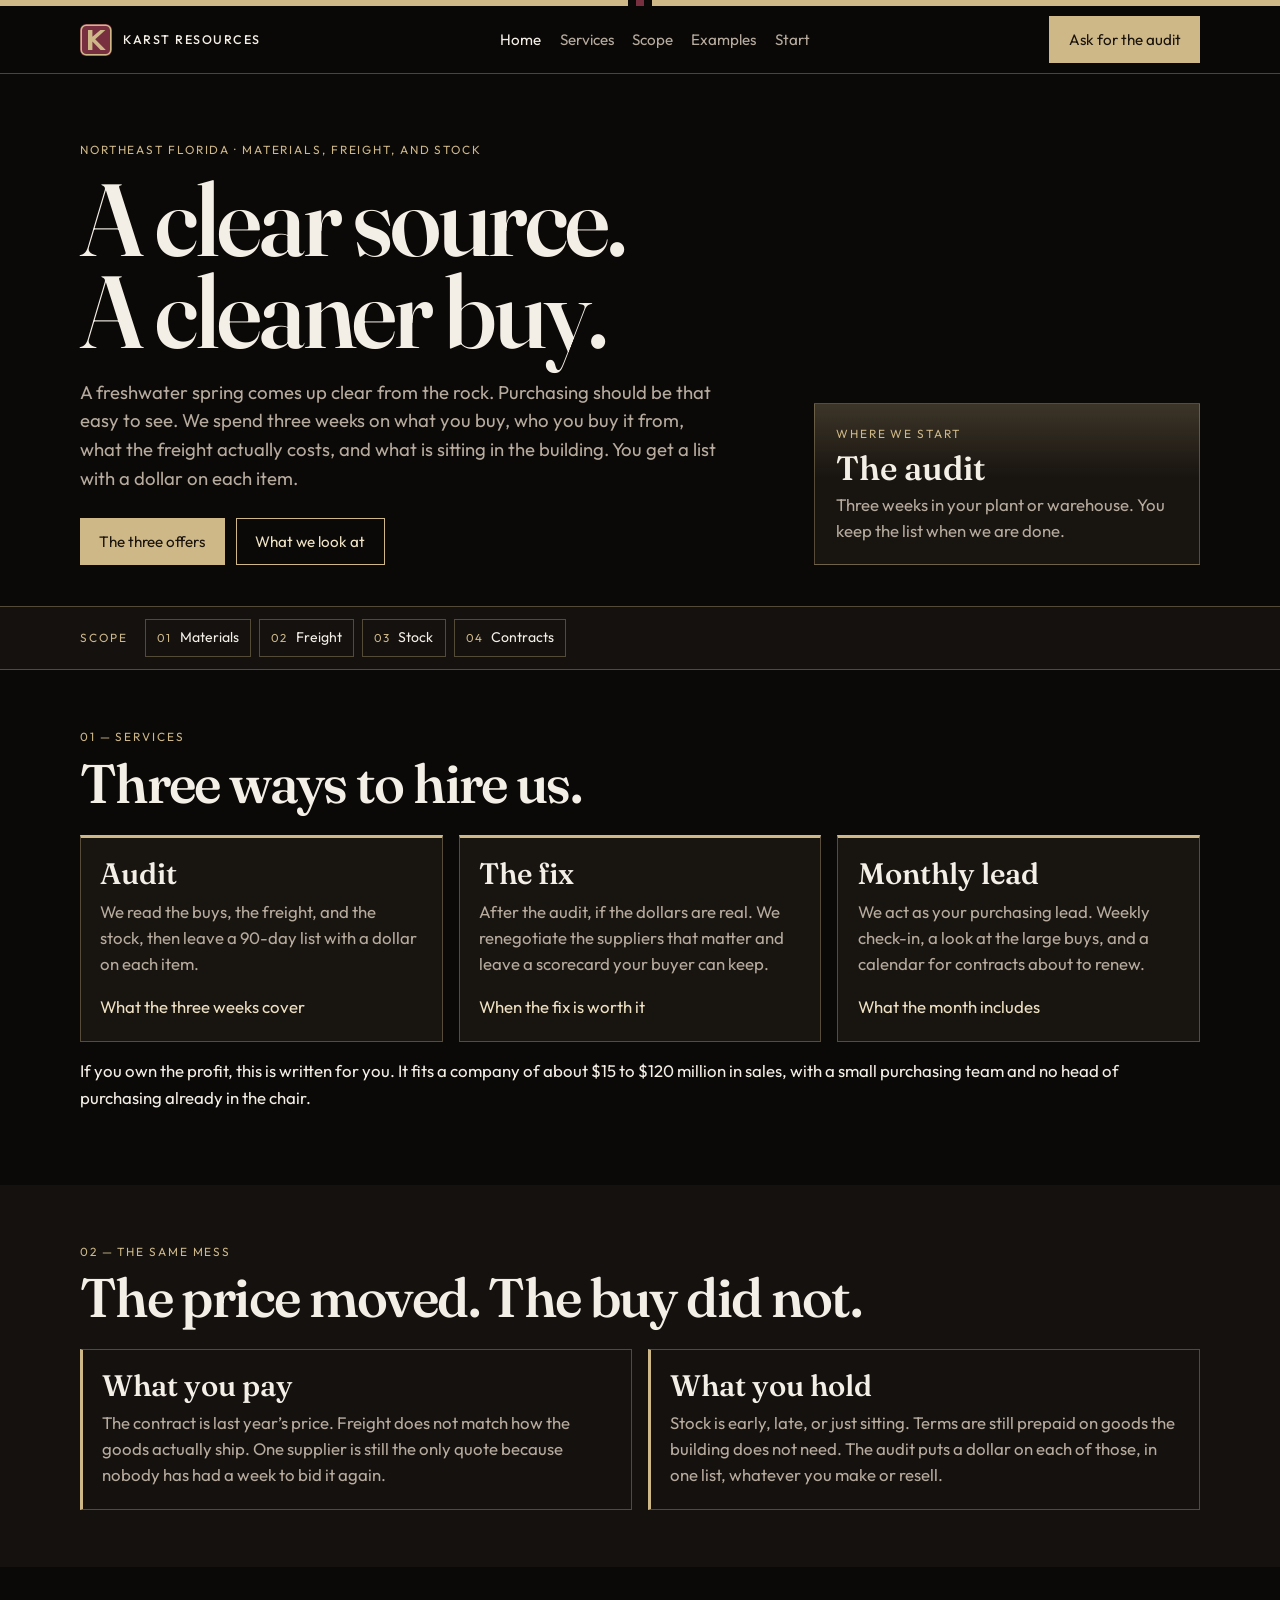
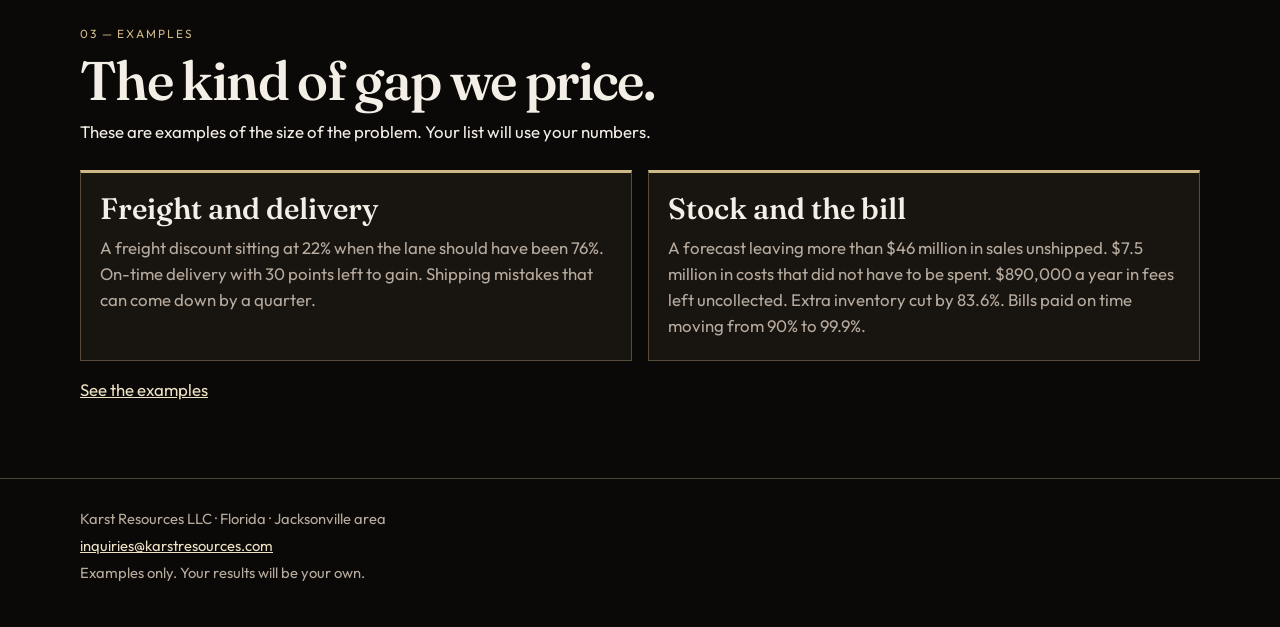
<file: hostgator-upload/index.html>
<!DOCTYPE html>
<html lang="en">
<head>
  <meta charset="utf-8">
  <meta name="viewport" content="width=device-width, initial-scale=1">
  <title>Karst Resources LLC — Purchasing for materials, freight, and stock</title>
  <meta name="description" content="Karst Resources brings purchasing into the open: what you buy, the freight, and the stock. A clear source. A cleaner buy.">
  <meta name="theme-color" content="#0B0908">
  <link rel="icon" href="favicon.svg" type="image/svg+xml">
  <link rel="preconnect" href="https://fonts.googleapis.com">
  <link rel="preconnect" href="https://fonts.gstatic.com" crossorigin>
  <link href="https://fonts.googleapis.com/css2?family=Fraunces:opsz,wght@9..144,560;9..144,620&family=Outfit:wght@400;500&display=swap" rel="stylesheet">
  <link rel="stylesheet" href="css/site.css">
</head>
<body>
  <a class="skip" href="#services">Skip to the work</a>
  <header class="header">
    <div class="stripe" aria-hidden="true"><span class="grow"></span><span class="gold"></span><span class="gap"></span><span class="pop"></span><span class="gap"></span><span class="gold"></span><span class="grow"></span></div>
    <div class="header-bar">
      <a class="brand" href="index.html"><svg viewBox="0 0 32 32" width="32" height="32" aria-hidden="true"><rect width="32" height="32" rx="6" fill="#782F40"/><rect x="1.25" y="1.25" width="29.5" height="29.5" rx="5" fill="none" stroke="#CEB888" stroke-width="1.5"/><path d="M8 6h4.4v6.7L20.4 6h5L15.2 15.2 25.8 26h-5.2L12.4 17.6V26H8z" fill="#CEB888"/></svg> Karst Resources</a>
      <nav class="desk" aria-label="Primary">
        <a href="index.html" class="active">Home</a>
        <a href="services.html">Services</a>
        <a href="sectors.html">Scope</a>
        <a href="record.html">Examples</a>
        <a href="start.html">Start</a>
      </nav>
      <div class="header-actions">
        <a class="btn btn-gold hide-sm" href="start.html">Ask for the audit</a>
        <button class="icon-btn" type="button" data-menu aria-label="Open menu" aria-expanded="false">☰</button>
      </div>
    </div>
    <nav class="mobile-nav" aria-label="Mobile">
      <a href="index.html">Home</a>
      <a href="services.html">Services</a>
      <a href="sectors.html">Scope</a>
      <a href="record.html">Examples</a>
      <a href="start.html">Start</a>
      <a class="btn btn-gold" href="start.html">Ask for the audit</a>
    </nav>
  </header>

  <main>
    <section class="hero wrap">
      <div>
        <p class="kicker">Northeast Florida · Materials, freight, and stock</p>
        <h1 class="display">A clear source.<br>A cleaner buy.</h1>
        <p class="lede">A freshwater spring comes up clear from the rock. Purchasing should be that easy to see. We spend three weeks on what you buy, who you buy it from, what the freight actually costs, and what is sitting in the building. You get a list with a dollar on each item.</p>
        <div class="cta-row">
          <a class="btn btn-gold" href="services.html">The three offers</a>
          <a class="btn btn-outline" href="sectors.html">What we look at</a>
        </div>
      </div>
      <aside class="ticket">
        <p class="kicker">Where we start</p>
        <p><strong>The audit</strong></p>
        <p><span>Three weeks in your plant or warehouse. You keep the list when we are done.</span></p>
      </aside>
    </section>

    <div class="ticker">
      <div class="ticker-row">
        <p class="kicker">Scope</p>
        <a href="sectors.html#materials"><span>01</span> Materials</a>
        <a href="sectors.html#freight"><span>02</span> Freight</a>
        <a href="sectors.html#stock"><span>03</span> Stock</a>
        <a href="sectors.html#contracts"><span>04</span> Contracts</a>
      </div>
    </div>

    <section class="section" id="services">
      <div class="wrap">
        <p class="kicker">01 — Services</p>
        <h2 class="display">Three ways to hire us.</h2>
        <div class="grid-3">
          <article class="card">
            <h3>Audit</h3>
            <p>We read the buys, the freight, and the stock, then leave a 90-day list with a dollar on each item.</p>
            <a class="more" href="services.html#audit">What the three weeks cover</a>
          </article>
          <article class="card">
            <h3>The fix</h3>
            <p>After the audit, if the dollars are real. We renegotiate the suppliers that matter and leave a scorecard your buyer can keep.</p>
            <a class="more" href="services.html#fix">When the fix is worth it</a>
          </article>
          <article class="card">
            <h3>Monthly lead</h3>
            <p>We act as your purchasing lead. Weekly check-in, a look at the large buys, and a calendar for contracts about to renew.</p>
            <a class="more" href="services.html#monthly">What the month includes</a>
          </article>
        </div>
        <p class="note">If you own the profit, this is written for you. It fits a company of about $15 to $120 million in sales, with a small purchasing team and no head of purchasing already in the chair.</p>
      </div>
    </section>

    <section class="section surface">
      <div class="wrap">
        <p class="kicker">02 — The same mess</p>
        <h2 class="display">The price moved. The buy did not.</h2>
        <div class="grid-2">
          <article class="letter">
            <h3>What you pay</h3>
            <p>The contract is last year’s price. Freight does not match how the goods actually ship. One supplier is still the only quote because nobody has had a week to bid it again.</p>
          </article>
          <article class="letter">
            <h3>What you hold</h3>
            <p>Stock is early, late, or just sitting. Terms are still prepaid on goods the building does not need. The audit puts a dollar on each of those, in one list, whatever you make or resell.</p>
          </article>
        </div>
      </div>
    </section>

    <section class="section">
      <div class="wrap">
        <p class="kicker">03 — Examples</p>
        <h2 class="display">The kind of gap we price.</h2>
        <p class="note" style="margin-top:0.8rem">These are examples of the size of the problem. Your list will use your numbers.</p>
        <div class="grid-2">
          <article class="card">
            <h3>Freight and delivery</h3>
            <p>A freight discount sitting at 22% when the lane should have been 76%. On-time delivery with 30 points left to gain. Shipping mistakes that can come down by a quarter.</p>
          </article>
          <article class="card">
            <h3>Stock and the bill</h3>
            <p>A forecast leaving more than $46 million in sales unshipped. $7.5 million in costs that did not have to be spent. $890,000 a year in fees left uncollected. Extra inventory cut by 83.6%. Bills paid on time moving from 90% to 99.9%.</p>
          </article>
        </div>
        <p class="note"><a href="record.html">See the examples</a></p>
      </div>
    </section>
  </main>

  <footer>
    <div class="wrap">
      <p>Karst Resources LLC · Florida · Jacksonville area</p>
      <p><a href="mailto:inquiries@karstresources.com">inquiries@karstresources.com</a></p>
      <p>Examples only. Your results will be your own.</p>
    </div>
  </footer>
  <script src="js/site.js"></script>
</body>
</html>
</file>
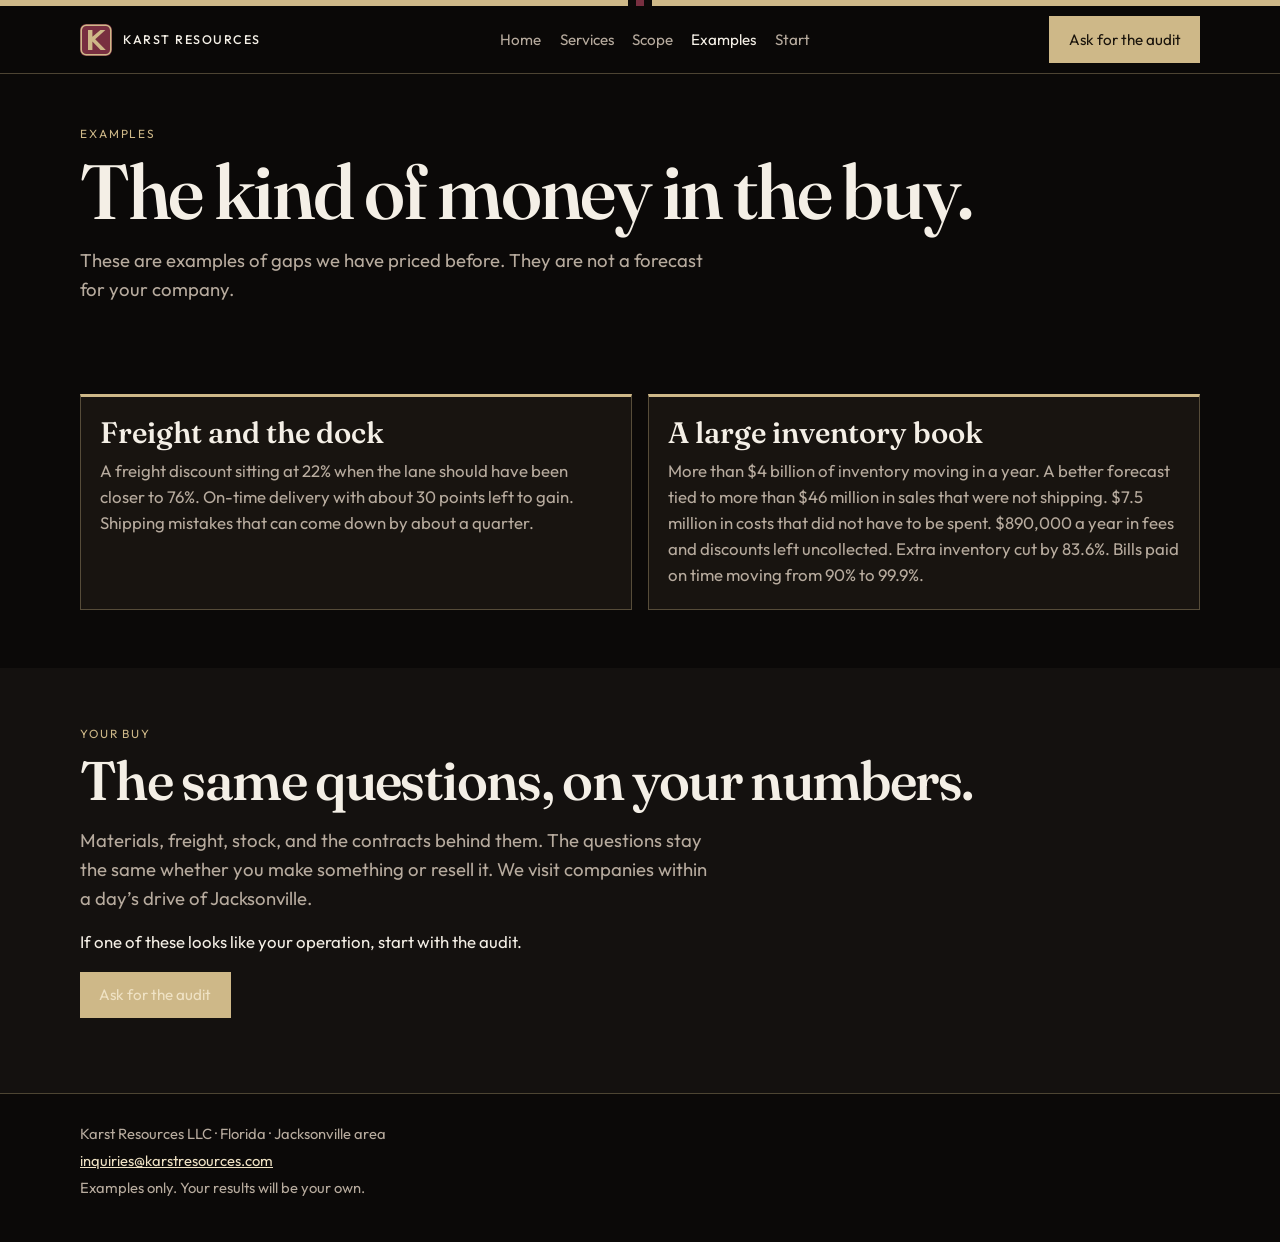
<file: hostgator-upload/record.html>
<!DOCTYPE html>
<html lang="en">
<head>
  <meta charset="utf-8">
  <meta name="viewport" content="width=device-width, initial-scale=1">
  <title>Examples — Karst Resources LLC</title>
  <meta name="description" content="Examples of the purchasing gaps Karst prices. Your list will use your numbers.">
  <meta name="theme-color" content="#0B0908">
  <link rel="icon" href="favicon.svg" type="image/svg+xml">
  <link rel="preconnect" href="https://fonts.googleapis.com">
  <link rel="preconnect" href="https://fonts.gstatic.com" crossorigin>
  <link href="https://fonts.googleapis.com/css2?family=Fraunces:opsz,wght@9..144,560;9..144,620&family=Outfit:wght@400;500&display=swap" rel="stylesheet">
  <link rel="stylesheet" href="css/site.css">
</head>
<body>
  <a class="skip" href="#record">Skip to the record</a>
  <header class="header">
    <div class="stripe" aria-hidden="true"><span class="grow"></span><span class="gold"></span><span class="gap"></span><span class="pop"></span><span class="gap"></span><span class="gold"></span><span class="grow"></span></div>
    <div class="header-bar">
      <a class="brand" href="index.html"><svg viewBox="0 0 32 32" width="32" height="32" aria-hidden="true"><rect width="32" height="32" rx="6" fill="#782F40"/><rect x="1.25" y="1.25" width="29.5" height="29.5" rx="5" fill="none" stroke="#CEB888" stroke-width="1.5"/><path d="M8 6h4.4v6.7L20.4 6h5L15.2 15.2 25.8 26h-5.2L12.4 17.6V26H8z" fill="#CEB888"/></svg> Karst Resources</a>
      <nav class="desk" aria-label="Primary">
        <a href="index.html">Home</a>
        <a href="services.html">Services</a>
        <a href="sectors.html">Scope</a>
        <a href="record.html" class="active">Examples</a>
        <a href="start.html">Start</a>
      </nav>
      <div class="header-actions">
        <a class="btn btn-gold hide-sm" href="start.html">Ask for the audit</a>
        <button class="icon-btn" type="button" data-menu aria-label="Open menu" aria-expanded="false">☰</button>
      </div>
    </div>
    <nav class="mobile-nav" aria-label="Mobile">
      <a href="index.html">Home</a>
      <a href="services.html">Services</a>
      <a href="sectors.html">Scope</a>
      <a href="record.html">Examples</a>
      <a href="start.html">Start</a>
      <a class="btn btn-gold" href="start.html">Ask for the audit</a>
    </nav>
  </header>

  <main id="record">
    <div class="wrap page-hero">
      <p class="kicker">Examples</p>
      <h1 class="display" style="font-size:clamp(2.6rem,7vw,4.8rem)">The kind of money in the buy.</h1>
      <p class="lede">These are examples of gaps we have priced before. They are not a forecast for your company.</p>
    </div>

    <section class="section">
      <div class="wrap grid-2">
        <article class="card">
          <h3>Freight and the dock</h3>
          <p>A freight discount sitting at 22% when the lane should have been closer to 76%. On-time delivery with about 30 points left to gain. Shipping mistakes that can come down by about a quarter.</p>
        </article>
        <article class="card">
          <h3>A large inventory book</h3>
          <p>More than $4 billion of inventory moving in a year. A better forecast tied to more than $46 million in sales that were not shipping. $7.5 million in costs that did not have to be spent. $890,000 a year in fees and discounts left uncollected. Extra inventory cut by 83.6%. Bills paid on time moving from 90% to 99.9%.</p>
        </article>
      </div>
    </section>

    <section class="section surface">
      <div class="wrap">
        <p class="kicker">Your buy</p>
        <h2 class="display">The same questions, on your numbers.</h2>
        <p class="lede">Materials, freight, stock, and the contracts behind them. The questions stay the same whether you make something or resell it. We visit companies within a day’s drive of Jacksonville.</p>
        <p class="note">If one of these looks like your operation, start with the audit.</p>
        <p class="note"><a class="btn btn-gold" href="start.html">Ask for the audit</a></p>
      </div>
    </section>
  </main>

  <footer>
    <div class="wrap">
      <p>Karst Resources LLC · Florida · Jacksonville area</p>
      <p><a href="mailto:inquiries@karstresources.com">inquiries@karstresources.com</a></p>
      <p>Examples only. Your results will be your own.</p>
    </div>
  </footer>
  <script src="js/site.js"></script>
</body>
</html>
</file>
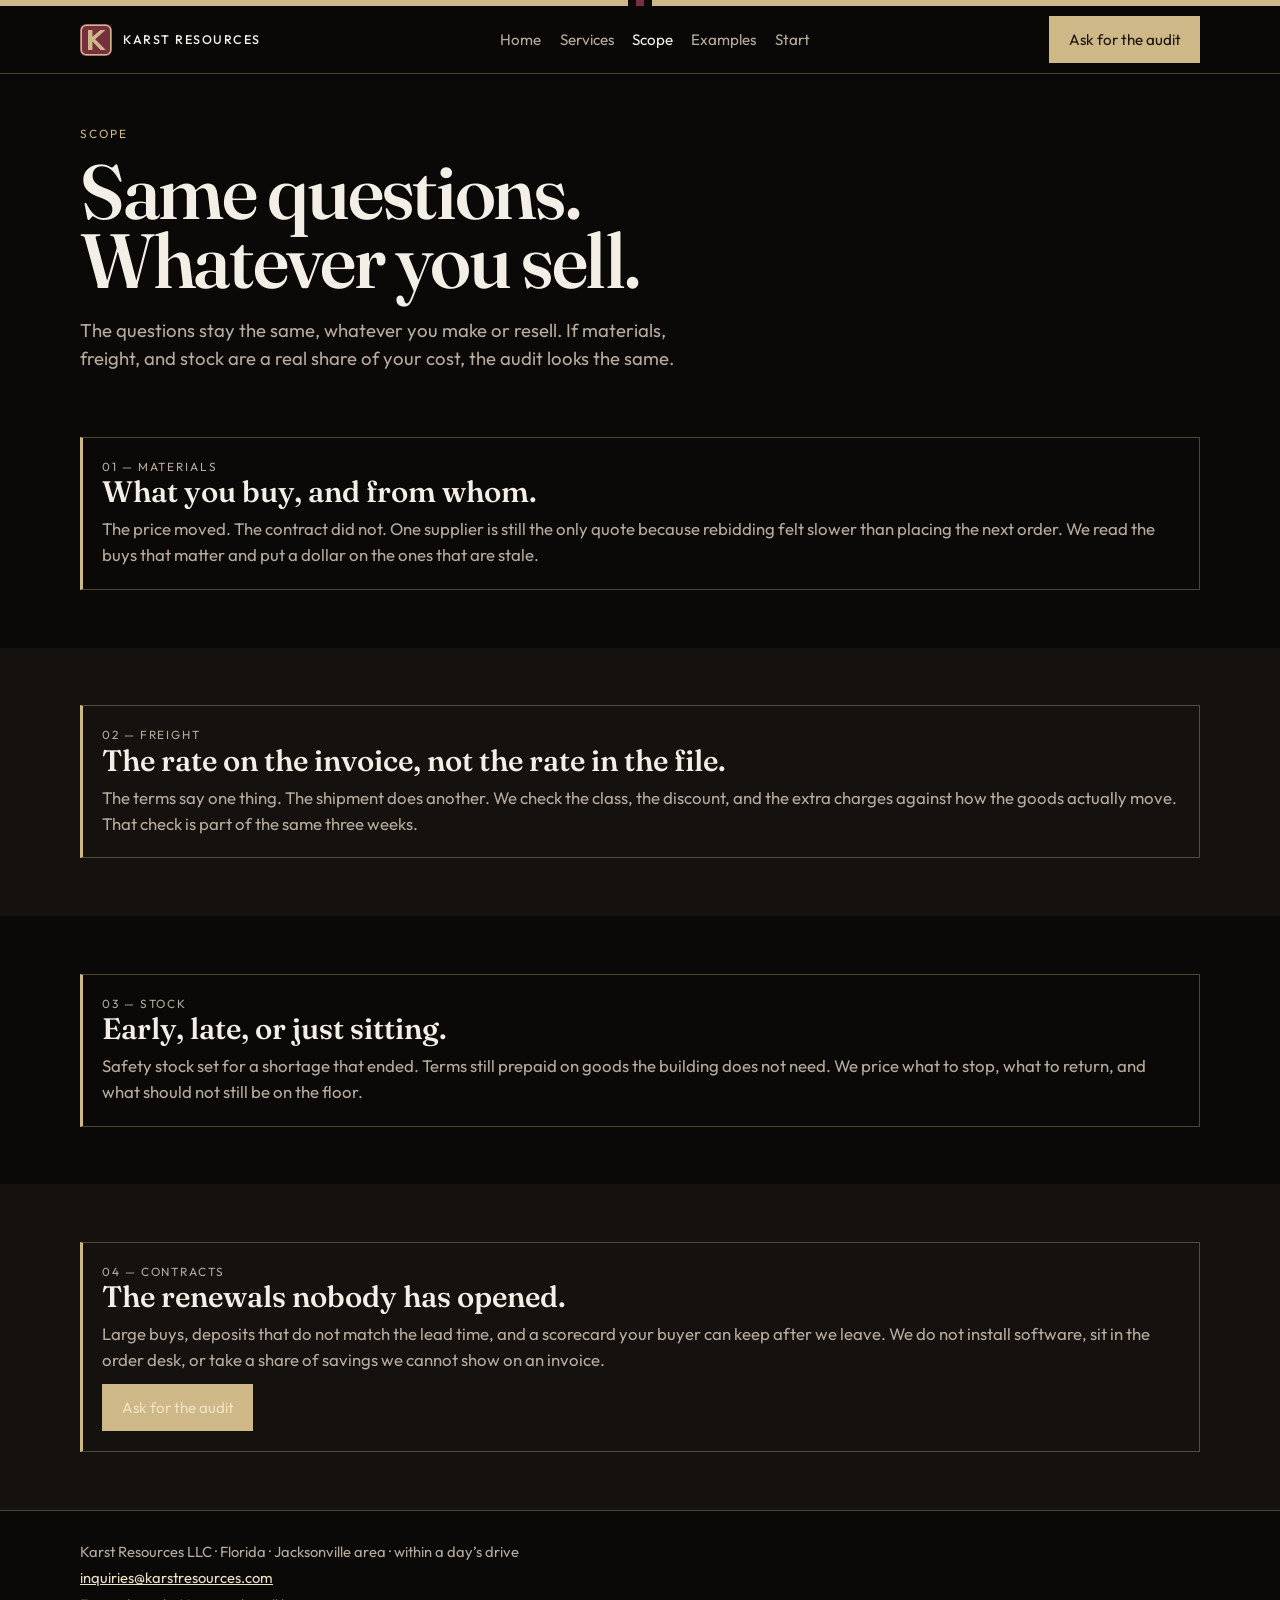
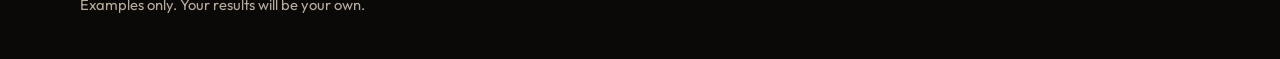
<file: hostgator-upload/sectors.html>
<!DOCTYPE html>
<html lang="en">
<head>
  <meta charset="utf-8">
  <meta name="viewport" content="width=device-width, initial-scale=1">
  <title>Scope — Karst Resources LLC</title>
  <meta name="description" content="Karst reviews materials, freight, stock, and the contracts behind them. The questions stay the same, whatever you sell.">
  <meta name="theme-color" content="#0B0908">
  <link rel="icon" href="favicon.svg" type="image/svg+xml">
  <link rel="preconnect" href="https://fonts.googleapis.com">
  <link rel="preconnect" href="https://fonts.gstatic.com" crossorigin>
  <link href="https://fonts.googleapis.com/css2?family=Fraunces:opsz,wght@9..144,560;9..144,620&family=Outfit:wght@400;500&display=swap" rel="stylesheet">
  <link rel="stylesheet" href="css/site.css">
</head>
<body>
  <a class="skip" href="#materials">Skip to the buy</a>
  <header class="header">
    <div class="stripe" aria-hidden="true"><span class="grow"></span><span class="gold"></span><span class="gap"></span><span class="pop"></span><span class="gap"></span><span class="gold"></span><span class="grow"></span></div>
    <div class="header-bar">
      <a class="brand" href="index.html"><svg viewBox="0 0 32 32" width="32" height="32" aria-hidden="true"><rect width="32" height="32" rx="6" fill="#782F40"/><rect x="1.25" y="1.25" width="29.5" height="29.5" rx="5" fill="none" stroke="#CEB888" stroke-width="1.5"/><path d="M8 6h4.4v6.7L20.4 6h5L15.2 15.2 25.8 26h-5.2L12.4 17.6V26H8z" fill="#CEB888"/></svg> Karst Resources</a>
      <nav class="desk" aria-label="Primary">
        <a href="index.html">Home</a>
        <a href="services.html">Services</a>
        <a href="sectors.html" class="active">Scope</a>
        <a href="record.html">Examples</a>
        <a href="start.html">Start</a>
      </nav>
      <div class="header-actions">
        <a class="btn btn-gold hide-sm" href="start.html">Ask for the audit</a>
        <button class="icon-btn" type="button" data-menu aria-label="Open menu" aria-expanded="false">☰</button>
      </div>
    </div>
    <nav class="mobile-nav" aria-label="Mobile">
      <a href="index.html">Home</a>
      <a href="services.html">Services</a>
      <a href="sectors.html">Scope</a>
      <a href="record.html">Examples</a>
      <a href="start.html">Start</a>
      <a class="btn btn-gold" href="start.html">Ask for the audit</a>
    </nav>
  </header>

  <main>
    <div class="wrap page-hero">
      <p class="kicker">Scope</p>
      <h1 class="display" style="font-size:clamp(2.6rem,7vw,4.8rem)">Same questions.<br>Whatever you sell.</h1>
      <p class="lede">The questions stay the same, whatever you make or resell. If materials, freight, and stock are a real share of your cost, the audit looks the same.</p>
    </div>

    <section class="section" id="materials">
      <div class="wrap">
        <article class="letter">
          <p class="kicker">01 — Materials</p>
          <h3>What you buy, and from whom.</h3>
          <p>The price moved. The contract did not. One supplier is still the only quote because rebidding felt slower than placing the next order. We read the buys that matter and put a dollar on the ones that are stale.</p>
        </article>
      </div>
    </section>

    <section class="section surface" id="freight">
      <div class="wrap">
        <article class="letter">
          <p class="kicker">02 — Freight</p>
          <h3>The rate on the invoice, not the rate in the file.</h3>
          <p>The terms say one thing. The shipment does another. We check the class, the discount, and the extra charges against how the goods actually move. That check is part of the same three weeks.</p>
        </article>
      </div>
    </section>

    <section class="section" id="stock">
      <div class="wrap">
        <article class="letter">
          <p class="kicker">03 — Stock</p>
          <h3>Early, late, or just sitting.</h3>
          <p>Safety stock set for a shortage that ended. Terms still prepaid on goods the building does not need. We price what to stop, what to return, and what should not still be on the floor.</p>
        </article>
      </div>
    </section>

    <section class="section surface" id="contracts">
      <div class="wrap">
        <article class="letter">
          <p class="kicker">04 — Contracts</p>
          <h3>The renewals nobody has opened.</h3>
          <p>Large buys, deposits that do not match the lead time, and a scorecard your buyer can keep after we leave. We do not install software, sit in the order desk, or take a share of savings we cannot show on an invoice.</p>
          <p><a class="btn btn-gold" href="start.html">Ask for the audit</a></p>
        </article>
      </div>
    </section>
  </main>

  <footer>
    <div class="wrap">
      <p>Karst Resources LLC · Florida · Jacksonville area · within a day’s drive</p>
      <p><a href="mailto:inquiries@karstresources.com">inquiries@karstresources.com</a></p>
      <p>Examples only. Your results will be your own.</p>
    </div>
  </footer>
  <script src="js/site.js"></script>
</body>
</html>
</file>
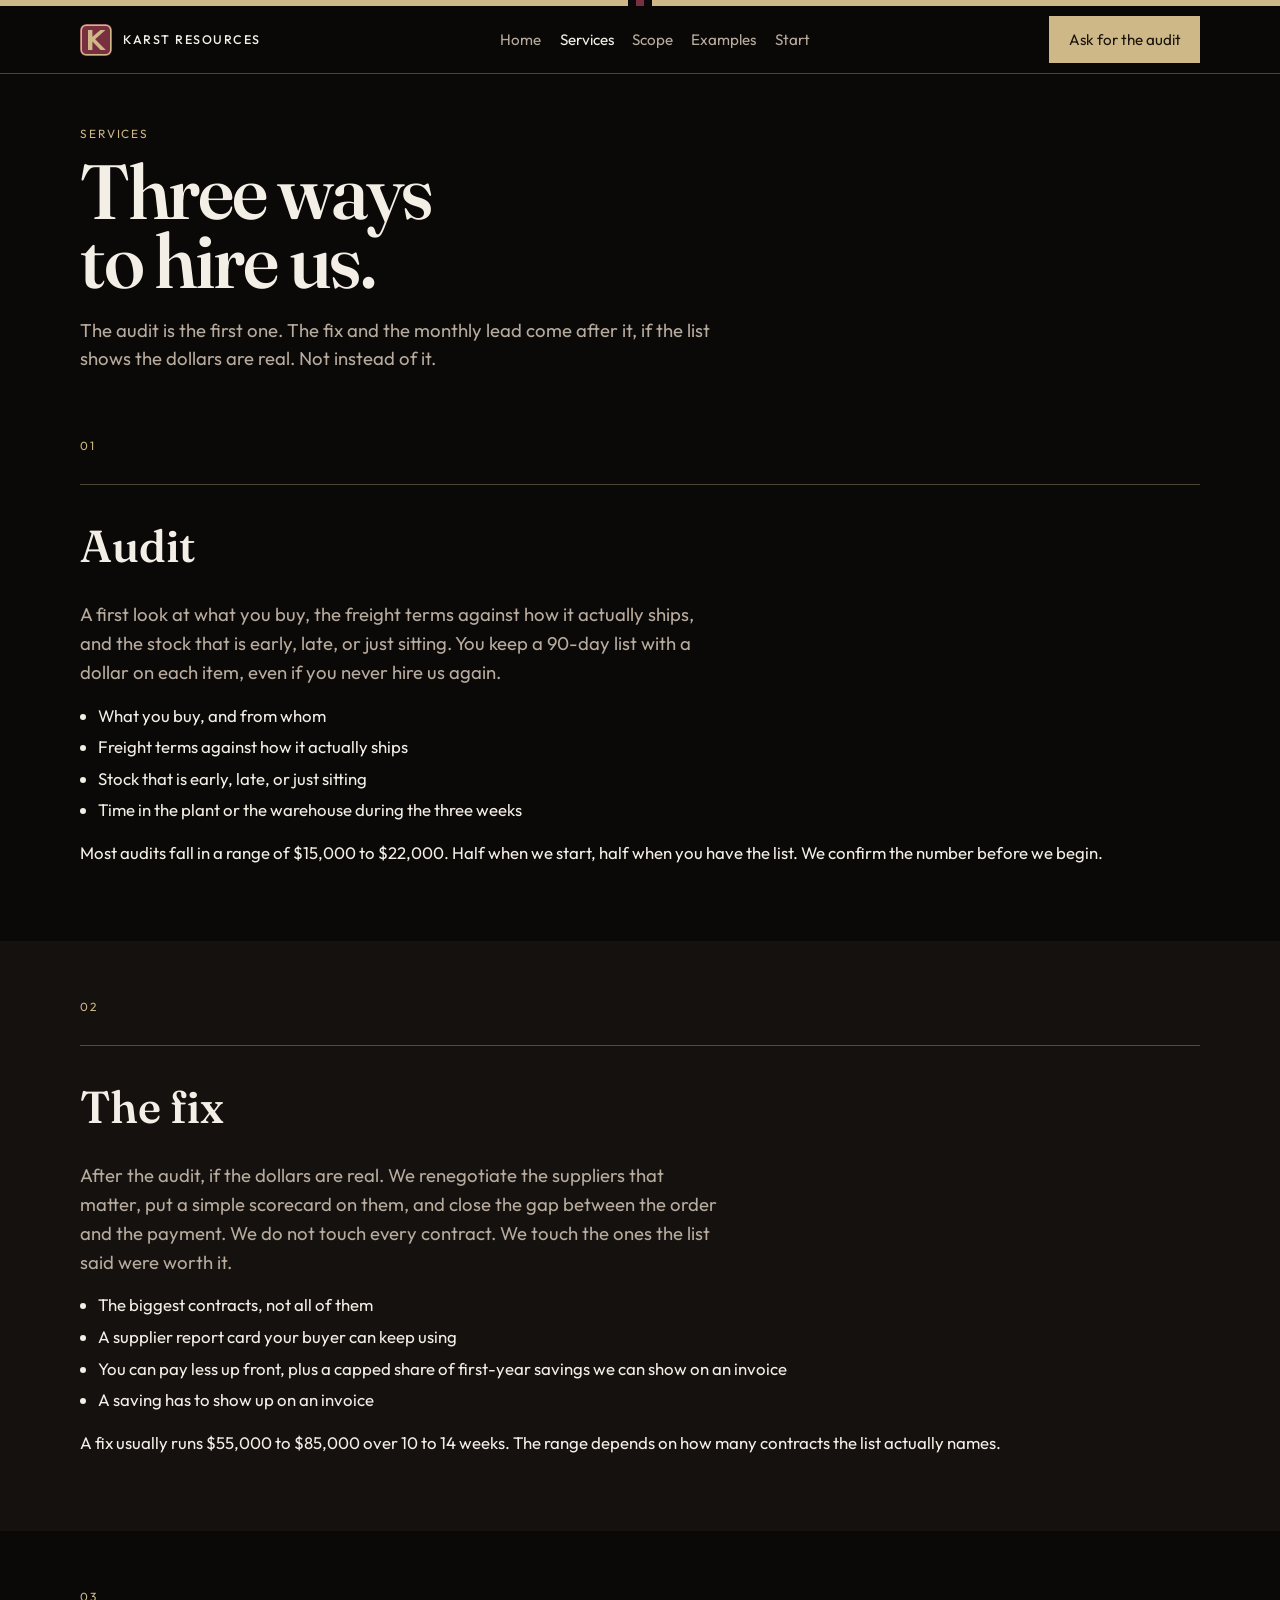
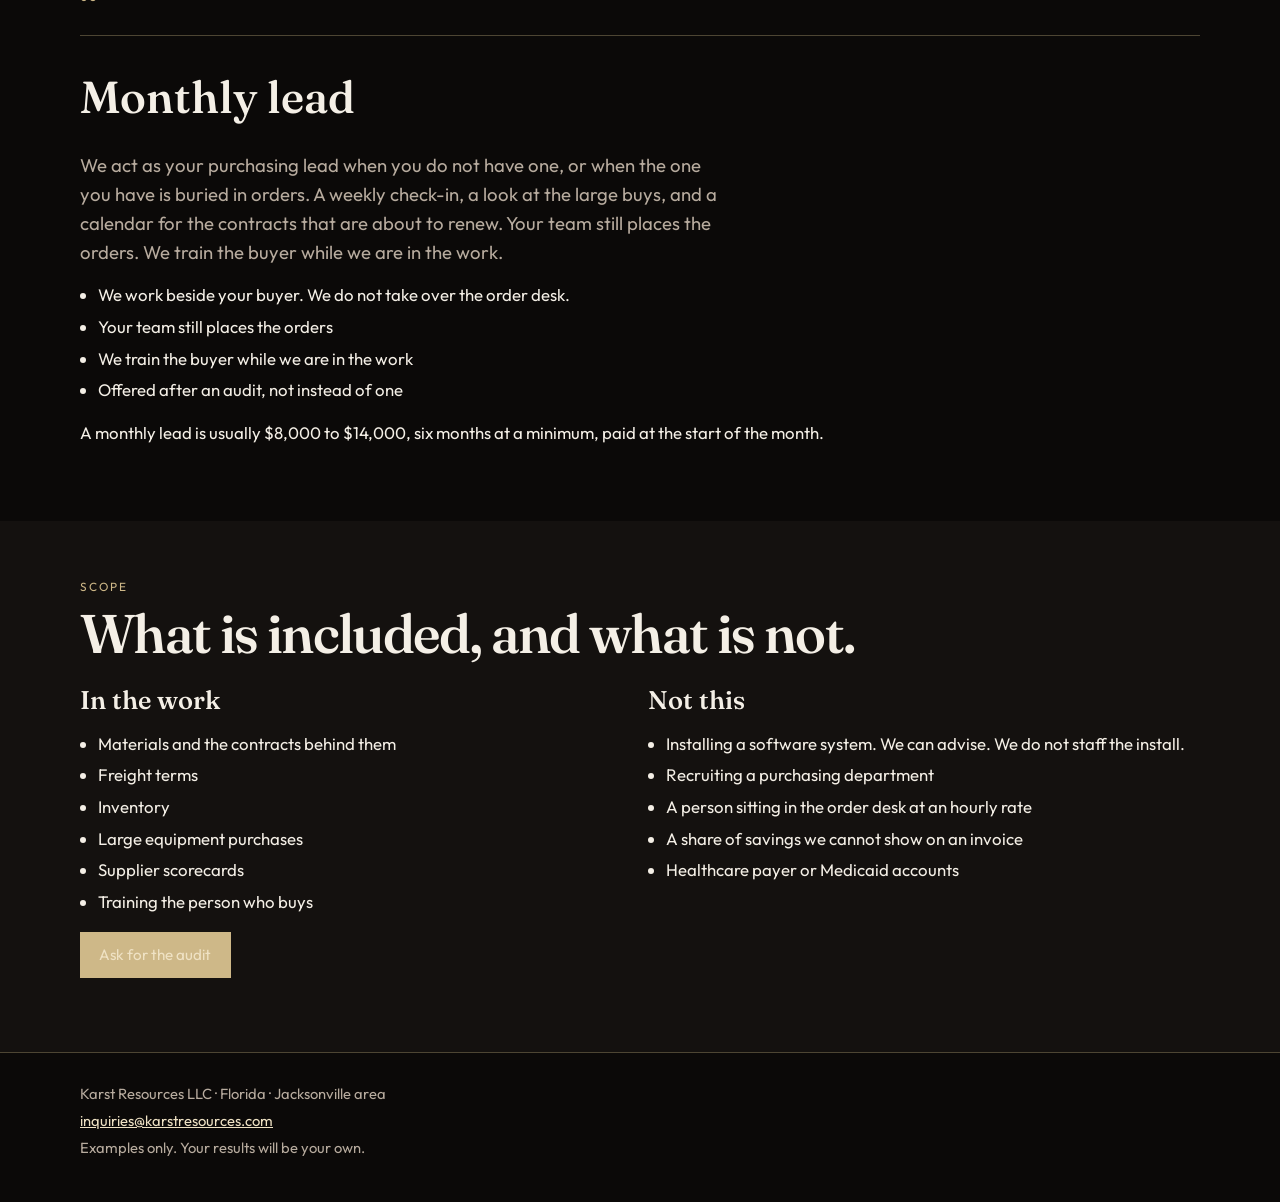
<file: hostgator-upload/services.html>
<!DOCTYPE html>
<html lang="en">
<head>
  <meta charset="utf-8">
  <meta name="viewport" content="width=device-width, initial-scale=1">
  <title>Services — Karst Resources LLC</title>
  <meta name="description" content="Three ways to hire Karst: an audit, a fix, and a monthly purchasing lead. The audit comes first.">
  <meta name="theme-color" content="#0B0908">
  <link rel="icon" href="favicon.svg" type="image/svg+xml">
  <link rel="preconnect" href="https://fonts.googleapis.com">
  <link rel="preconnect" href="https://fonts.gstatic.com" crossorigin>
  <link href="https://fonts.googleapis.com/css2?family=Fraunces:opsz,wght@9..144,560;9..144,620&family=Outfit:wght@400;500&display=swap" rel="stylesheet">
  <link rel="stylesheet" href="css/site.css">
</head>
<body>
  <a class="skip" href="#audit">Skip to the offers</a>
  <header class="header">
    <div class="stripe" aria-hidden="true"><span class="grow"></span><span class="gold"></span><span class="gap"></span><span class="pop"></span><span class="gap"></span><span class="gold"></span><span class="grow"></span></div>
    <div class="header-bar">
      <a class="brand" href="index.html"><svg viewBox="0 0 32 32" width="32" height="32" aria-hidden="true"><rect width="32" height="32" rx="6" fill="#782F40"/><rect x="1.25" y="1.25" width="29.5" height="29.5" rx="5" fill="none" stroke="#CEB888" stroke-width="1.5"/><path d="M8 6h4.4v6.7L20.4 6h5L15.2 15.2 25.8 26h-5.2L12.4 17.6V26H8z" fill="#CEB888"/></svg> Karst Resources</a>
      <nav class="desk" aria-label="Primary">
        <a href="index.html">Home</a>
        <a href="services.html" class="active">Services</a>
        <a href="sectors.html">Scope</a>
        <a href="record.html">Examples</a>
        <a href="start.html">Start</a>
      </nav>
      <div class="header-actions">
        <a class="btn btn-gold hide-sm" href="start.html">Ask for the audit</a>
        <button class="icon-btn" type="button" data-menu aria-label="Open menu" aria-expanded="false">☰</button>
      </div>
    </div>
    <nav class="mobile-nav" aria-label="Mobile">
      <a href="index.html">Home</a>
      <a href="services.html">Services</a>
      <a href="sectors.html">Scope</a>
      <a href="record.html">Examples</a>
      <a href="start.html">Start</a>
      <a class="btn btn-gold" href="start.html">Ask for the audit</a>
    </nav>
  </header>

  <main>
    <div class="wrap page-hero">
      <p class="kicker">Services</p>
      <h1 class="display" style="font-size:clamp(2.6rem,7vw,4.8rem)">Three ways<br>to hire us.</h1>
      <p class="lede">The audit is the first one. The fix and the monthly lead come after it, if the list shows the dollars are real. Not instead of it.</p>
    </div>

    <section class="section" id="audit">
      <div class="wrap">
        <p class="kicker">01</p>
        <div class="offer">
          <h3>Audit</h3>
          <p class="lede">A first look at what you buy, the freight terms against how it actually ships, and the stock that is early, late, or just sitting. You keep a 90-day list with a dollar on each item, even if you never hire us again.</p>
          <ul class="plain" style="margin-top:1rem">
            <li>What you buy, and from whom</li>
            <li>Freight terms against how it actually ships</li>
            <li>Stock that is early, late, or just sitting</li>
            <li>Time in the plant or the warehouse during the three weeks</li>
          </ul>
          <p class="note">Most audits fall in a range of $15,000 to $22,000. Half when we start, half when you have the list. We confirm the number before we begin.</p>
        </div>
      </div>
    </section>

    <section class="section surface" id="fix">
      <div class="wrap">
        <p class="kicker">02</p>
        <div class="offer">
          <h3>The fix</h3>
          <p class="lede">After the audit, if the dollars are real. We renegotiate the suppliers that matter, put a simple scorecard on them, and close the gap between the order and the payment. We do not touch every contract. We touch the ones the list said were worth it.</p>
          <ul class="plain" style="margin-top:1rem">
            <li>The biggest contracts, not all of them</li>
            <li>A supplier report card your buyer can keep using</li>
            <li>You can pay less up front, plus a capped share of first-year savings we can show on an invoice</li>
            <li>A saving has to show up on an invoice</li>
          </ul>
          <p class="note">A fix usually runs $55,000 to $85,000 over 10 to 14 weeks. The range depends on how many contracts the list actually names.</p>
        </div>
      </div>
    </section>

    <section class="section" id="monthly">
      <div class="wrap">
        <p class="kicker">03</p>
        <div class="offer">
          <h3>Monthly lead</h3>
          <p class="lede">We act as your purchasing lead when you do not have one, or when the one you have is buried in orders. A weekly check-in, a look at the large buys, and a calendar for the contracts that are about to renew. Your team still places the orders. We train the buyer while we are in the work.</p>
          <ul class="plain" style="margin-top:1rem">
            <li>We work beside your buyer. We do not take over the order desk.</li>
            <li>Your team still places the orders</li>
            <li>We train the buyer while we are in the work</li>
            <li>Offered after an audit, not instead of one</li>
          </ul>
          <p class="note">A monthly lead is usually $8,000 to $14,000, six months at a minimum, paid at the start of the month.</p>
        </div>
      </div>
    </section>

    <section class="section surface">
      <div class="wrap">
        <p class="kicker">Scope</p>
        <h2 class="display">What is included, and what is not.</h2>
        <div class="split">
          <div>
            <h3>In the work</h3>
            <ul class="plain">
              <li>Materials and the contracts behind them</li>
              <li>Freight terms</li>
              <li>Inventory</li>
              <li>Large equipment purchases</li>
              <li>Supplier scorecards</li>
              <li>Training the person who buys</li>
            </ul>
          </div>
          <div>
            <h3>Not this</h3>
            <ul class="plain">
              <li>Installing a software system. We can advise. We do not staff the install.</li>
              <li>Recruiting a purchasing department</li>
              <li>A person sitting in the order desk at an hourly rate</li>
              <li>A share of savings we cannot show on an invoice</li>
              <li>Healthcare payer or Medicaid accounts</li>
            </ul>
          </div>
        </div>
        <p class="note"><a class="btn btn-gold" href="start.html">Ask for the audit</a></p>
      </div>
    </section>
  </main>

  <footer>
    <div class="wrap">
      <p>Karst Resources LLC · Florida · Jacksonville area</p>
      <p><a href="mailto:inquiries@karstresources.com">inquiries@karstresources.com</a></p>
      <p>Examples only. Your results will be your own.</p>
    </div>
  </footer>
  <script src="js/site.js"></script>
</body>
</html>
</file>
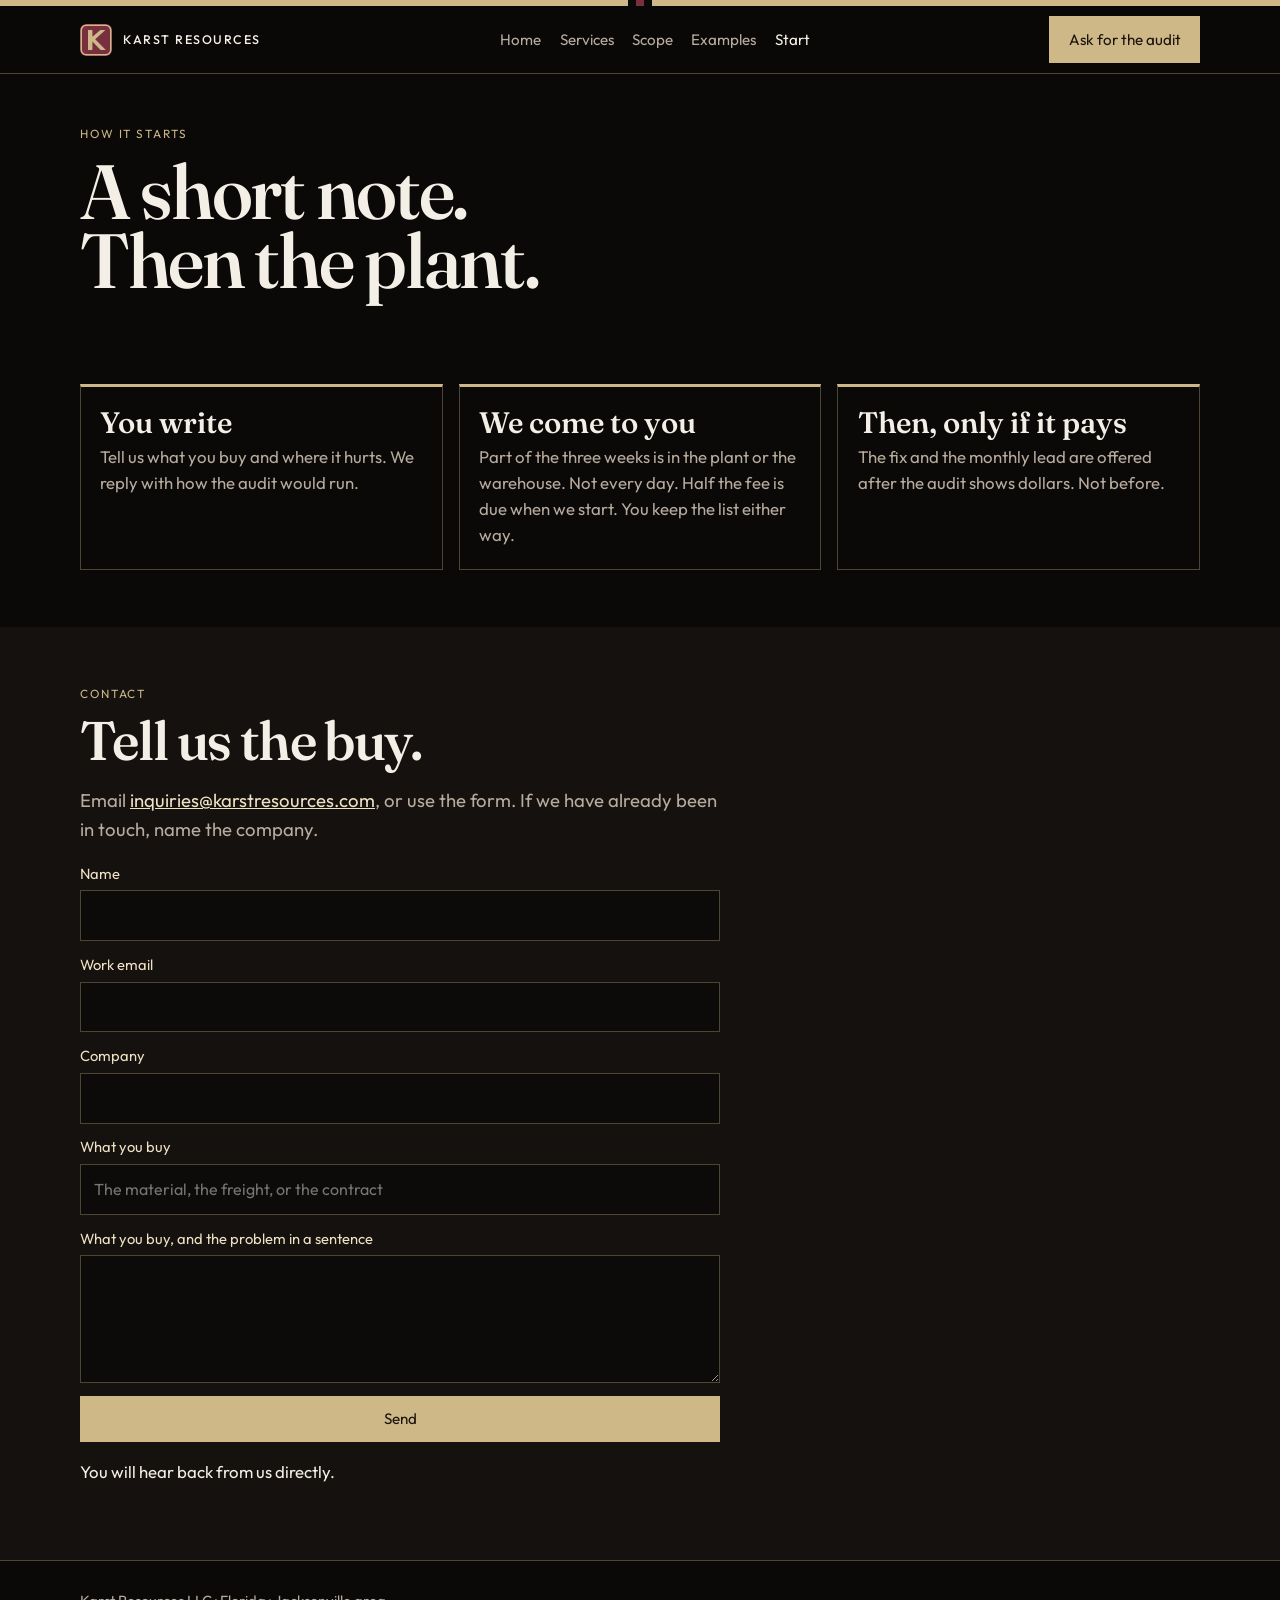
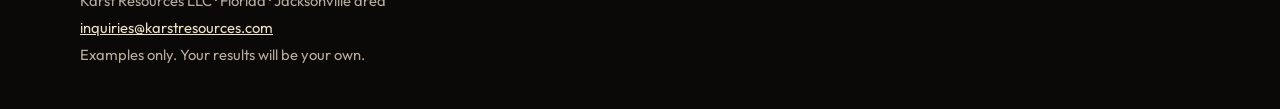
<file: hostgator-upload/start.html>
<!DOCTYPE html>
<html lang="en">
<head>
  <meta charset="utf-8">
  <meta name="viewport" content="width=device-width, initial-scale=1">
  <title>Start — Karst Resources LLC</title>
  <meta name="description" content="How a Karst audit starts. Tell us what you buy. Part of the three weeks is on site. You keep the list.">
  <meta name="theme-color" content="#0B0908">
  <link rel="icon" href="favicon.svg" type="image/svg+xml">
  <link rel="preconnect" href="https://fonts.googleapis.com">
  <link rel="preconnect" href="https://fonts.gstatic.com" crossorigin>
  <link href="https://fonts.googleapis.com/css2?family=Fraunces:opsz,wght@9..144,560;9..144,620&family=Outfit:wght@400;500&display=swap" rel="stylesheet">
  <link rel="stylesheet" href="css/site.css">
</head>
<body>
  <a class="skip" href="#contact">Skip to the form</a>
  <header class="header">
    <div class="stripe" aria-hidden="true"><span class="grow"></span><span class="gold"></span><span class="gap"></span><span class="pop"></span><span class="gap"></span><span class="gold"></span><span class="grow"></span></div>
    <div class="header-bar">
      <a class="brand" href="index.html"><svg viewBox="0 0 32 32" width="32" height="32" aria-hidden="true"><rect width="32" height="32" rx="6" fill="#782F40"/><rect x="1.25" y="1.25" width="29.5" height="29.5" rx="5" fill="none" stroke="#CEB888" stroke-width="1.5"/><path d="M8 6h4.4v6.7L20.4 6h5L15.2 15.2 25.8 26h-5.2L12.4 17.6V26H8z" fill="#CEB888"/></svg> Karst Resources</a>
      <nav class="desk" aria-label="Primary">
        <a href="index.html">Home</a>
        <a href="services.html">Services</a>
        <a href="sectors.html">Scope</a>
        <a href="record.html">Examples</a>
        <a href="start.html" class="active">Start</a>
      </nav>
      <div class="header-actions">
        <a class="btn btn-gold hide-sm" href="#contact">Ask for the audit</a>
        <button class="icon-btn" type="button" data-menu aria-label="Open menu" aria-expanded="false">☰</button>
      </div>
    </div>
    <nav class="mobile-nav" aria-label="Mobile">
      <a href="index.html">Home</a>
      <a href="services.html">Services</a>
      <a href="sectors.html">Scope</a>
      <a href="record.html">Examples</a>
      <a href="start.html">Start</a>
      <a class="btn btn-gold" href="#contact">Ask for the audit</a>
    </nav>
  </header>

  <main>
    <div class="wrap page-hero">
      <p class="kicker">How it starts</p>
      <h1 class="display" style="font-size:clamp(2.6rem,7vw,4.8rem)">A short note.<br>Then the plant.</h1>
    </div>

    <section class="section">
      <div class="wrap">
        <ol class="steps">
          <li class="step"><strong>You write</strong><span>Tell us what you buy and where it hurts. We reply with how the audit would run.</span></li>
          <li class="step"><strong>We come to you</strong><span>Part of the three weeks is in the plant or the warehouse. Not every day. Half the fee is due when we start. You keep the list either way.</span></li>
          <li class="step"><strong>Then, only if it pays</strong><span>The fix and the monthly lead are offered after the audit shows dollars. Not before.</span></li>
        </ol>
      </div>
    </section>

    <section class="section surface" id="contact">
      <div class="wrap">
        <p class="kicker">Contact</p>
        <h2 class="display">Tell us the buy.</h2>
        <p class="lede">Email <a href="mailto:inquiries@karstresources.com">inquiries@karstresources.com</a>, or use the form. If we have already been in touch, name the company.</p>
        <p class="thanks" id="thanks" hidden>Received. We will reply to the email you entered.</p>
        <form action="contact.php" method="post">
          <label>Name
            <input name="name" required maxlength="120" autocomplete="name">
          </label>
          <label>Work email
            <input name="email" type="email" required maxlength="160" autocomplete="email">
          </label>
          <label>Company
            <input name="company" required maxlength="160" autocomplete="organization">
          </label>
          <label>What you buy
            <input name="sector" maxlength="80" placeholder="The material, the freight, or the contract">
          </label>
          <label>What you buy, and the problem in a sentence
            <textarea name="message" required maxlength="2000"></textarea>
          </label>
          <label class="hp">Leave this empty
            <input name="website" tabindex="-1" autocomplete="off">
          </label>
          <button class="btn btn-gold" type="submit">Send</button>
        </form>
        <p class="note">You will hear back from us directly.</p>
      </div>
    </section>
  </main>

  <footer>
    <div class="wrap">
      <p>Karst Resources LLC · Florida · Jacksonville area</p>
      <p><a href="mailto:inquiries@karstresources.com">inquiries@karstresources.com</a></p>
      <p>Examples only. Your results will be your own.</p>
    </div>
  </footer>
  <script src="js/site.js"></script>
</body>
</html>
</file>
<file: hostgator-upload/css/site.css>
:root {
  --bg: #0b0908;
  --bg-2: #14110f;
  --card: #181410;
  --ink: #f4efe6;
  --muted: #b7ab9e;
  --line: rgba(206, 184, 136, 0.34);
  --gold: #ceb888;
  --gold-2: #efe2c4;
  --garnet: #782f40;
  --garnet-2: #9a3d52;
  --serif: "Fraunces", "Iowan Old Style", Georgia, serif;
  --sans: "Outfit", "Avenir Next", "Segoe UI", sans-serif;
  --max: 1120px;
}

*,
*::before,
*::after { box-sizing: border-box; }

html { scroll-behavior: smooth; }

body {
  margin: 0;
  background: var(--bg);
  color: var(--ink);
  font-family: var(--sans);
  font-size: 1.05rem;
  font-weight: 400;
  line-height: 1.55;
}

img { max-width: 100%; }

a { color: inherit; }

.skip {
  position: absolute;
  left: 1rem;
  top: -4rem;
  background: var(--gold);
  color: #1a120c;
  padding: 0.55rem 0.8rem;
  z-index: 30;
}

.skip:focus { top: 1rem; }

.stripe {
  display: flex;
  height: 6px;
  background: #0b0908;
}

.stripe span { display: block; height: 100%; }
.stripe .grow { flex: 1; background: var(--gold); }
.stripe .gold { width: 2.4rem; background: var(--gold); }
.stripe .pop { width: 0.55rem; background: var(--garnet); }
.stripe .gap { width: 0.45rem; background: var(--bg); }

.header {
  position: sticky;
  top: 0;
  z-index: 20;
  background: rgba(11, 9, 8, 0.94);
  backdrop-filter: blur(12px);
  border-bottom: 1px solid var(--line);
}

.header-bar {
  width: min(var(--max), calc(100% - 2rem));
  margin: 0 auto;
  min-height: 4.2rem;
  display: flex;
  align-items: center;
  justify-content: space-between;
  gap: 1rem;
  flex-wrap: nowrap;
}

.brand {
  display: flex;
  align-items: center;
  gap: 0.7rem;
  text-decoration: none;
  letter-spacing: 0.12em;
  text-transform: uppercase;
  font-size: 0.78rem;
  font-weight: 500;
  white-space: nowrap;
}

.brand svg { display: block; flex: none; }

.desk {
  display: flex;
  gap: 1.15rem;
}

.desk a {
  text-decoration: none;
  color: var(--muted);
  font-size: 0.95rem;
  padding: 0.4rem 0;
}

.desk a.active,
.desk a:hover { color: var(--ink); }

.header-actions { display: flex; align-items: center; gap: 0.6rem; }

.icon-btn {
  display: none;
  width: 2.75rem;
  height: 2.75rem;
  border: 1px solid var(--line);
  background: transparent;
  color: var(--gold-2);
  font-size: 1.25rem;
  cursor: pointer;
}

.mobile-nav {
  display: none;
  border-top: 1px solid var(--line);
  background: var(--bg);
  padding: 0.4rem 1rem 1rem;
}

.mobile-nav.open { display: grid; }

.mobile-nav a {
  text-decoration: none;
  padding: 0.85rem 0.2rem;
  border-bottom: 1px solid var(--line);
  min-height: 2.75rem;
}

.wrap {
  width: min(var(--max), calc(100% - 2rem));
  margin: 0 auto;
}

.hero {
  padding: 4.2rem 0 2.6rem;
  display: grid;
  grid-template-columns: 1.35fr 0.75fr;
  gap: 2.5rem;
  align-items: end;
}

.kicker {
  margin: 0 0 0.85rem;
  color: var(--gold);
  letter-spacing: 0.16em;
  text-transform: uppercase;
  font-size: 0.74rem;
}

.display {
  margin: 0;
  font-family: var(--serif);
  font-weight: 560;
  font-size: clamp(3.2rem, 8vw, 6.4rem);
  line-height: 0.9;
  letter-spacing: -0.03em;
}

.lede {
  max-width: 40rem;
  margin: 1.25rem 0 0;
  color: var(--muted);
  font-size: 1.16rem;
}

.cta-row {
  display: flex;
  flex-wrap: wrap;
  gap: 0.7rem;
  margin-top: 1.6rem;
}

.btn {
  display: inline-flex;
  align-items: center;
  justify-content: center;
  min-height: 2.9rem;
  padding: 0.65rem 1.15rem;
  text-decoration: none;
  border: 1px solid transparent;
  font: inherit;
  cursor: pointer;
  font-size: 0.95rem;
}

.btn-garnet { background: var(--garnet); color: #fff8f4; }
.btn-garnet:hover { background: var(--garnet-2); }

.btn-gold {
  background: var(--gold);
  color: #1a140c;
}

.btn-gold:hover { background: var(--gold-2); }

.btn-outline {
  border-color: var(--gold);
  color: var(--gold-2);
  background: transparent;
}

.btn-outline:hover { background: rgba(206, 184, 136, 0.12); }

.ticket {
  border: 1px solid var(--line);
  background:
    linear-gradient(180deg, rgba(206, 184, 136, 0.2), transparent 46%),
    var(--card);
  padding: 1.35rem 1.3rem 1.2rem;
}

.ticket p { margin: 0; }
.ticket strong {
  display: block;
  margin: 0.55rem 0 0.4rem;
  font-family: var(--serif);
  font-size: 2.1rem;
  font-weight: 560;
  line-height: 1;
}
.ticket span { color: var(--muted); display: block; }

.ticker {
  border-top: 1px solid var(--line);
  border-bottom: 1px solid var(--line);
  background: var(--bg-2);
}

.ticker-row {
  width: min(var(--max), calc(100% - 2rem));
  margin: 0 auto;
  display: flex;
  gap: 0.5rem;
  overflow-x: auto;
  padding: 0.75rem 0;
  align-items: center;
}

.ticker-row .kicker { margin: 0 0.6rem 0 0; white-space: nowrap; }

.ticker a {
  text-decoration: none;
  white-space: nowrap;
  border: 1px solid var(--line);
  padding: 0.45rem 0.7rem;
  color: var(--ink);
  font-size: 0.88rem;
}

.ticker a span {
  color: var(--gold);
  letter-spacing: 0.08em;
  margin-right: 0.35rem;
  font-size: 0.72rem;
}

.ticker a:hover { border-color: var(--gold); }

.section { padding: 3.6rem 0; }

.surface { background: var(--bg-2); }

h2.display {
  font-size: clamp(2.1rem, 5vw, 3.4rem);
  margin: 0.2rem 0 0;
}

.grid-3,
.grid-2 {
  display: grid;
  gap: 1rem;
  margin-top: 1.6rem;
}

.grid-3 { grid-template-columns: repeat(3, 1fr); }
.grid-2 { grid-template-columns: 1fr 1fr; }

.card,
.letter,
.proof article,
.step {
  background: var(--card);
  border: 1px solid var(--line);
  padding: 1.25rem 1.2rem 1.3rem;
}

.card { border-top: 3px solid var(--gold); display: flex; flex-direction: column; gap: 0.65rem; }
.card h3,
.letter h3,
.proof h3,
.step strong {
  margin: 0;
  font-family: var(--serif);
  font-weight: 560;
  font-size: 1.85rem;
  line-height: 1.05;
}

.price { margin: 0; color: var(--gold-2); }
.card p,
.letter p,
.proof p,
.muted { color: var(--muted); margin: 0; }

.card ul,
.plain {
  margin: 0;
  padding-left: 1.1rem;
  color: var(--ink);
}

.card li + li,
.plain li + li { margin-top: 0.35rem; }

.card .more {
  margin-top: auto;
  color: var(--gold-2);
  text-decoration: none;
  padding-top: 0.4rem;
}

.letter { border-left: 3px solid var(--gold); background: transparent; }
.letter h3 { margin-bottom: 0.55rem; }
.letter p + p { margin-top: 0.7rem; }

.lede a,
.note a,
.letter a { color: var(--gold-2); }

.split { display: grid; grid-template-columns: 1fr 1fr; gap: 1rem; margin-top: 1.4rem; }
.split h3 {
  margin: 0 0 0.6rem;
  font-family: var(--serif);
  font-size: 1.6rem;
  font-weight: 560;
}

.steps {
  display: grid;
  grid-template-columns: repeat(3, 1fr);
  gap: 1rem;
  margin: 1.5rem 0 0;
  padding: 0;
  list-style: none;
}

.step { border-top: 3px solid var(--gold); background: transparent; }
.step strong { display: block; margin-bottom: 0.4rem; }
.step span { color: var(--muted); }

.offer {
  margin-top: 1.8rem;
  padding-top: 1.6rem;
  border-top: 1px solid var(--line);
}

.offer h3 {
  margin: 0 0 0.4rem;
  font-family: var(--serif);
  font-size: clamp(2rem, 4vw, 2.8rem);
  font-weight: 560;
}

form {
  display: grid;
  gap: 0.8rem;
  max-width: 40rem;
  margin-top: 1.2rem;
}

label { display: grid; gap: 0.3rem; font-size: 0.92rem; color: var(--gold-2); }

input,
textarea {
  width: 100%;
  background: #0c0b0a;
  color: var(--ink);
  border: 1px solid var(--line);
  padding: 0.75rem 0.8rem;
  font: inherit;
  font-size: 1rem;
}

textarea { min-height: 8rem; resize: vertical; }

input:focus,
textarea:focus {
  outline: 2px solid var(--gold);
  outline-offset: 1px;
}

.hp { position: absolute; left: -9999px; }

.thanks { color: var(--gold-2); }

.page-hero { padding: 3.2rem 0 0.4rem; }

footer {
  border-top: 1px solid var(--line);
  padding: 1.6rem 0 2.4rem;
  color: var(--muted);
  font-size: 0.92rem;
}

footer p { margin: 0.25rem 0; }
footer a { color: var(--gold-2); }

@media (max-width: 860px) {
  .desk,
  .hide-sm { display: none; }
  .icon-btn { display: grid; place-items: center; flex: none; }
  .brand { letter-spacing: 0.06em; font-size: 0.72rem; }
  .hero,
  .grid-3,
  .grid-2,
  .split,
  .steps { grid-template-columns: 1fr; }
  .hero { padding-top: 2.4rem; gap: 1.5rem; }
  .header-bar { width: min(var(--max), calc(100% - 1.25rem)); }
  .wrap { width: min(var(--max), calc(100% - 1.25rem)); }
}

@media (prefers-reduced-motion: reduce) {
  html { scroll-behavior: auto; }
}
</file>
